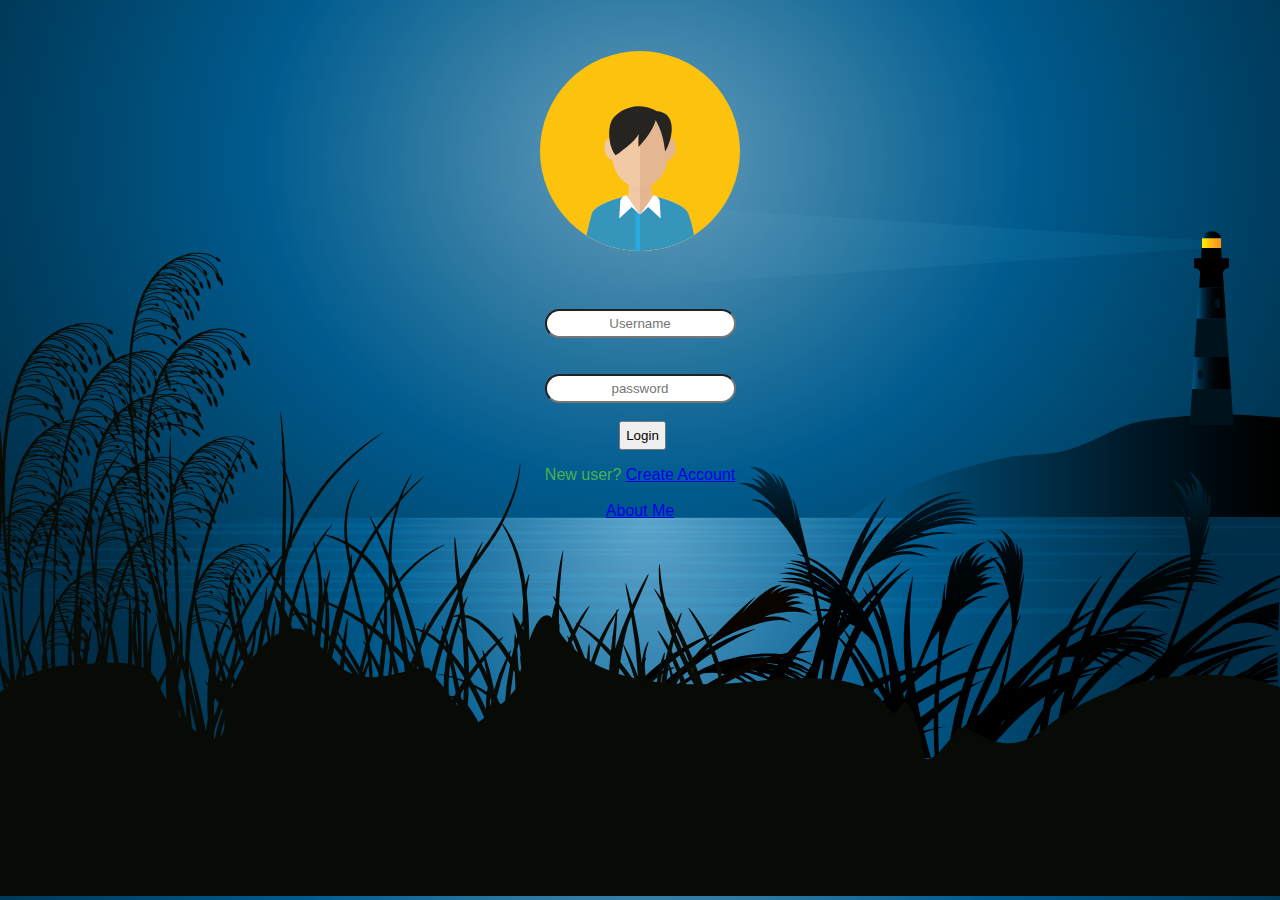
<file: LOGIN_FORM_1/index.html>
<!DOCTYPE html>
<html>
<head>
	<title> Login page</title>
	<link rel="stylesheet" type="text/css" href="login.css">
</head>
<body>
	<div class="loginbox">
        <div class="pro">
			<img src="pro.svg" width = "200px">
        </div>
	<form>

	<br/><br/><br/>
	<center><input type="loginbox" class="loginbox" placeholder="Username"  />
	 <br/><br/><br/>
	 <input type="password" class="password" placeholder="password" />
	 <br/><br/>
	 <input type="submit" name="" value="Login" class="login">
	 <p class = "msg">New user? <a href="newacc.html">Create Account <br/><br/><a   href="http://psathyanarayan.blogspot.com/"> About Me </a>
	 	
	 </a>
	 </p>
	</form>
	 </div>
	 

</body>
</html>
</file>
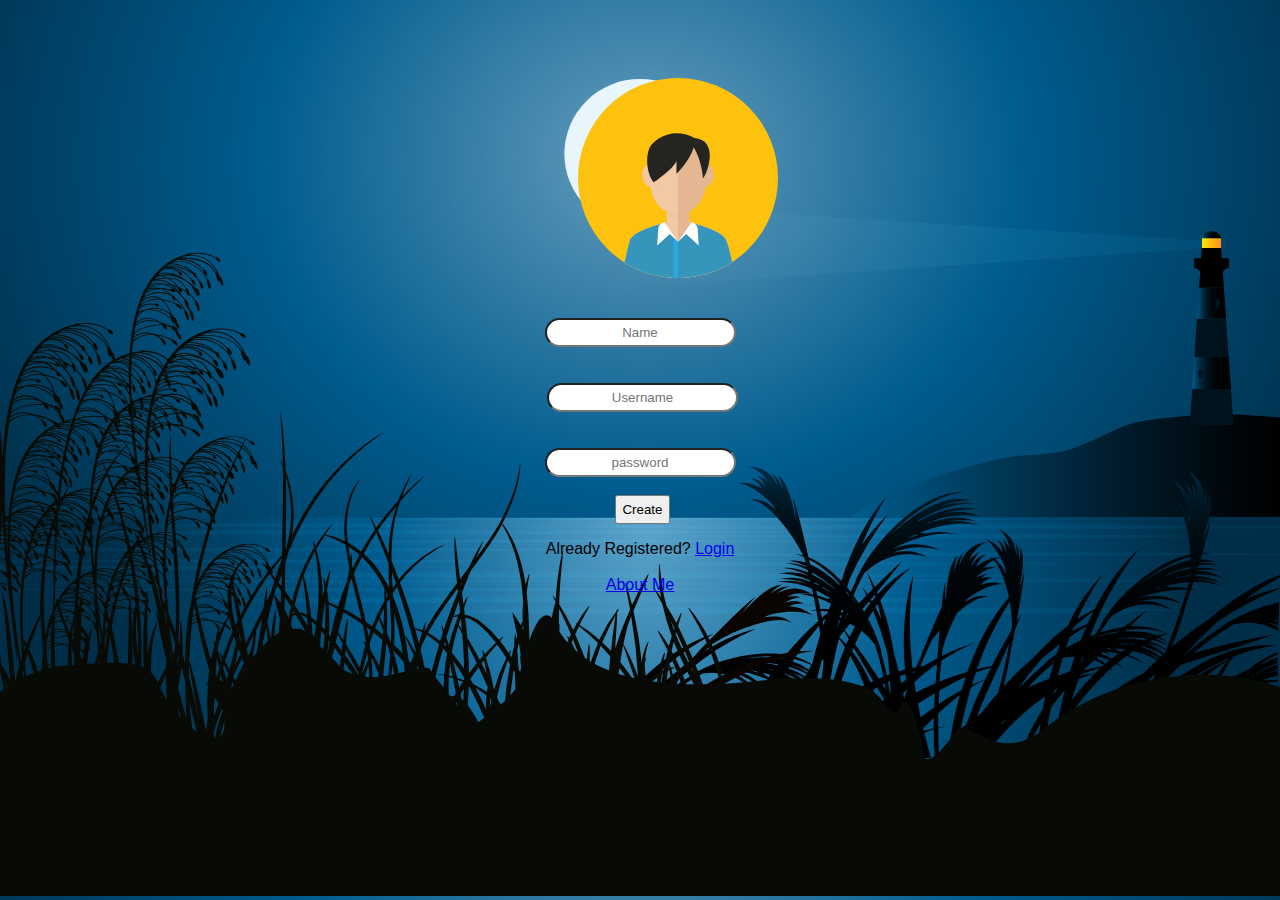
<file: LOGIN_FORM_1/newacc.html>
<!DOCTYPE html>
<html>
<head>
	<meta name="viwport" content="width=device-width , initial-scale=1.0">
	<title></title>
	<link rel="stylesheet" type="text/css" href="newacc.css">
	<div>
		<img src="pro1.svg" width="200" class="profile"/>
		<form>
			<br/><br/>
			<center><input type="text" class="name" placeholder="Name"  />
			<br/><br/><br/>
	<center><input type="loginbox" class="loginbox" placeholder="Username"  />
	 <br/><br/><br/>
	 <input type="password" class="password" placeholder="password" />
	 <br/><br/>
	 <input type="submit" name="" value="Create" class="create">
	 <p>Already Registered? <a href="index.html">Login <br/><br/><a   href="http://psathyanarayan.blogspot.com/" target="_blank"> About Me </a>
	 	
	 </a></a>
	 </p>
		</form>
	</div>
</head>
<body>

</body>
</html>
</file>
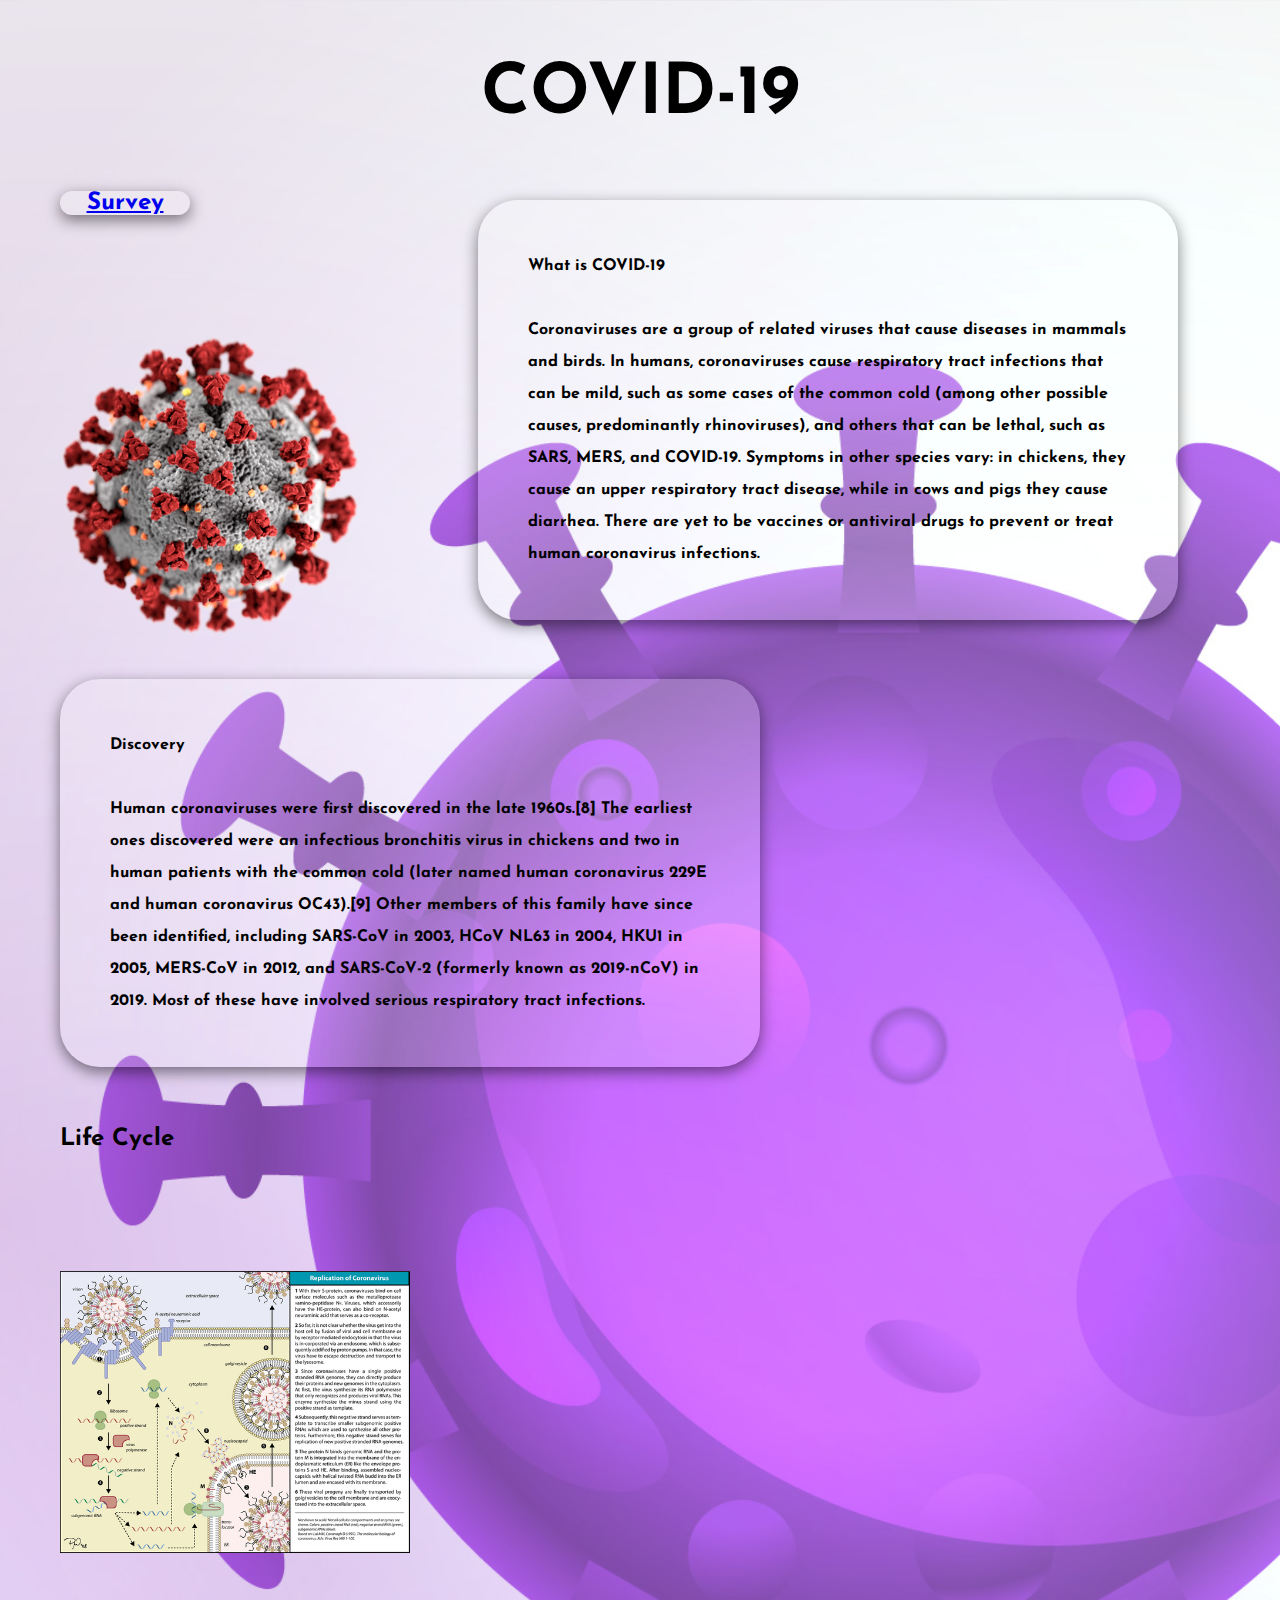
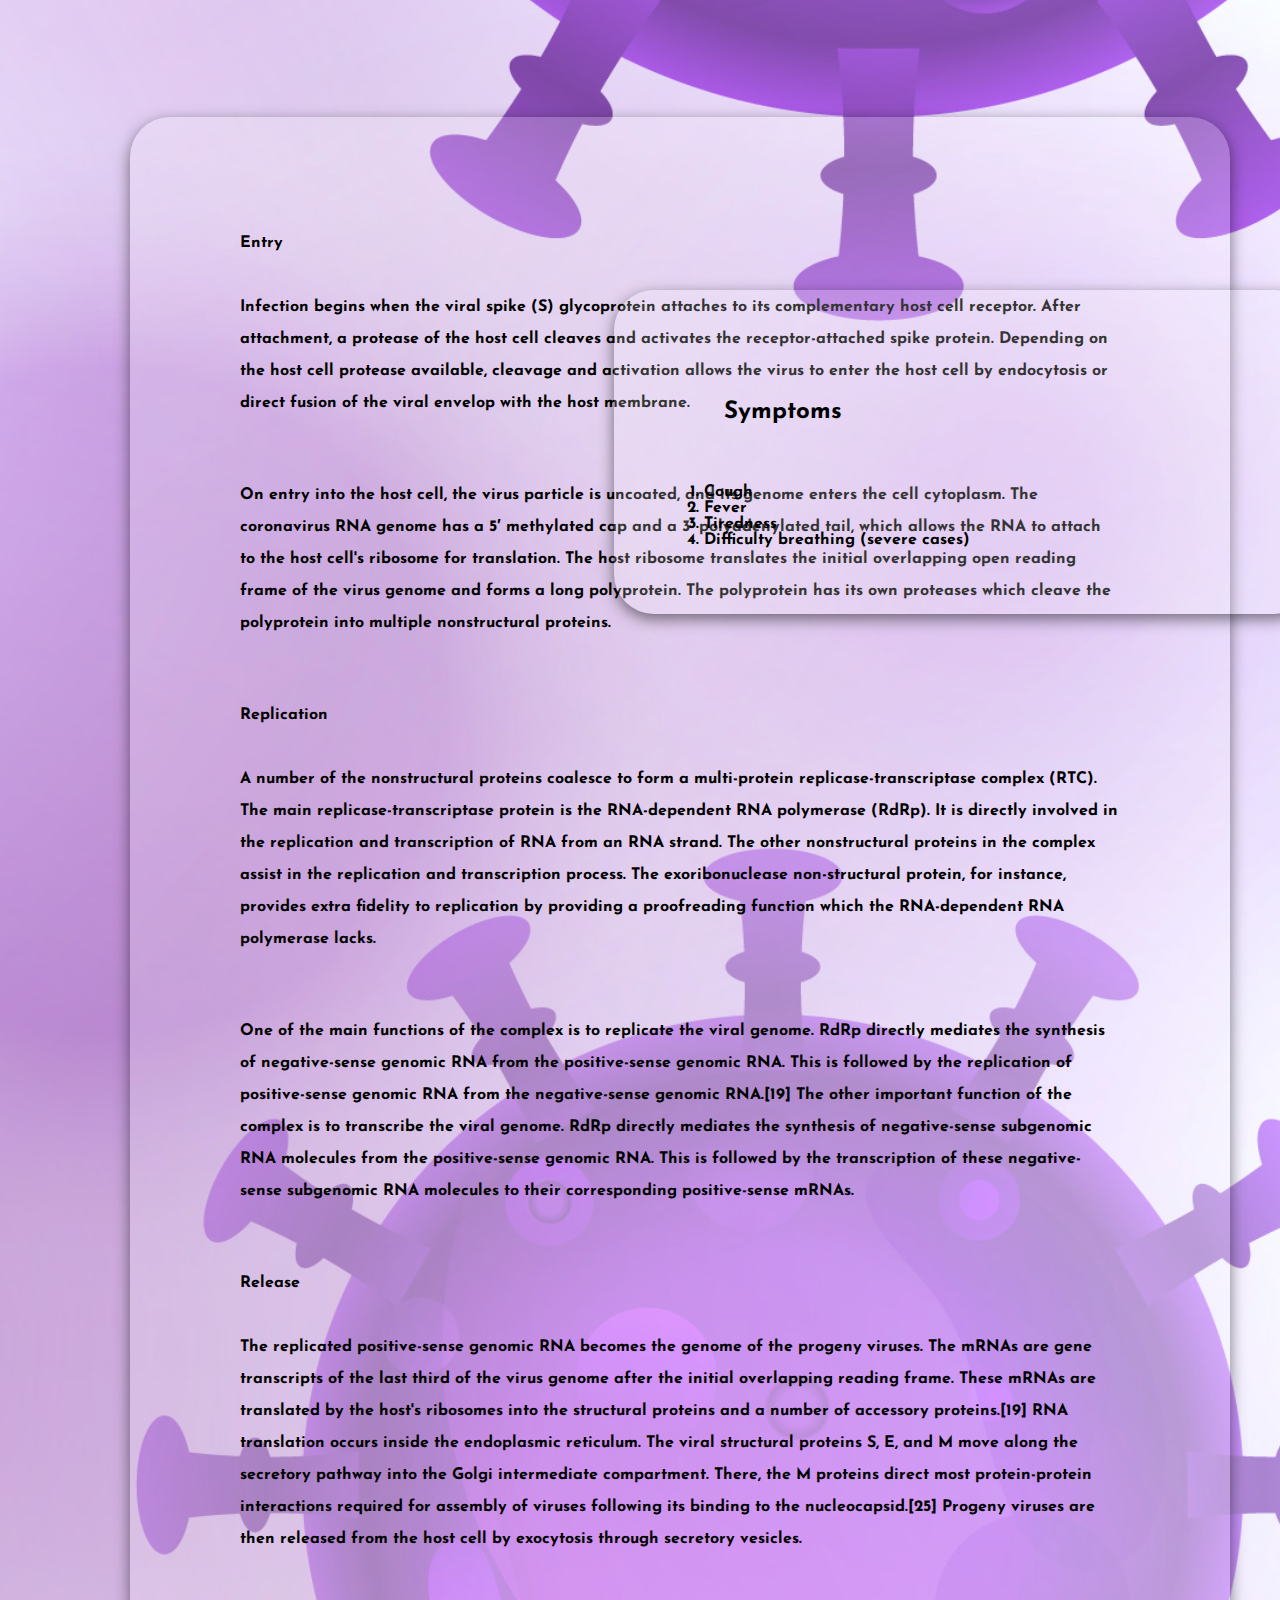
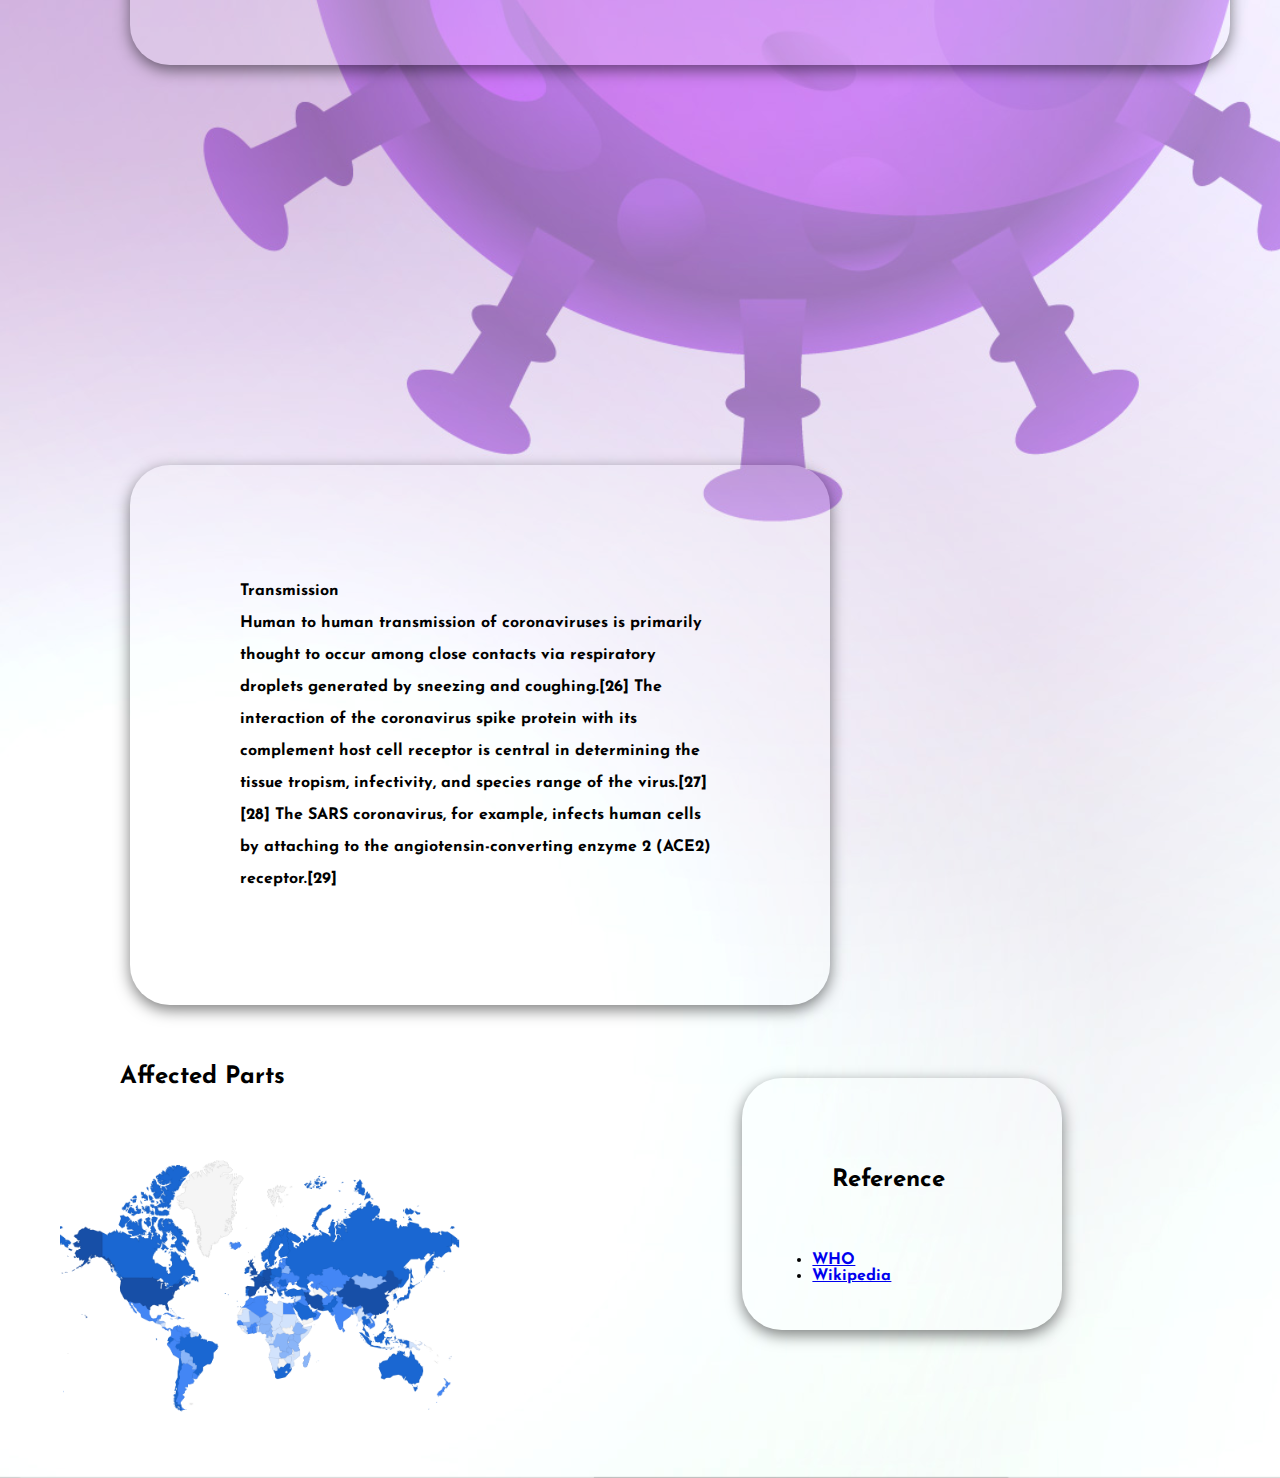
<file: Web_Challenges/Assignment2.html>
<!DOCTYPE html>
<html>
<head>
	<meta name="viwport" content="width=device-width , initial-scale=1.0">
	<title>COVID19</title>
	<link rel="stylesheet" type="text/css" href="project.css">
</head>
<body>
	<h1>COVID-19</h1>
	<p><a href = "./form.html" target="_blank" class="box"><h2 class="H2">Survey</h2></a></p>
	
	  <img src="covid.png" width = "300" class="img1">
	  <div id="what is covid-19" class="circle">
	      <p class="para">
	      	<strong>What is COVID-19<strong><br><br>
	      	Coronaviruses are a group of related viruses that cause diseases in mammals and birds. In humans, coronaviruses cause respiratory tract infections that can be mild, such as some cases of the common cold (among other possible causes, predominantly rhinoviruses), and others that can be lethal, such as SARS, MERS, and COVID-19. Symptoms in other species vary: in chickens, they cause an upper respiratory tract disease, while in cows and pigs they cause diarrhea. There are yet to be vaccines or antiviral drugs to prevent or treat human coronavirus infections.
	      </p>
	  </div>
	  <div id="discovery">
	        <p class="dis">
	        	<strong>Discovery</strong><br><br>
	        	Human coronaviruses were first discovered in the late 1960s.[8] The earliest ones discovered were an infectious bronchitis virus in chickens and two in human patients with the common cold (later named human coronavirus 229E and human coronavirus OC43).[9] Other members of this family have since been identified, including SARS-CoV in 2003, HCoV NL63 in 2004, HKU1 in 2005, MERS-CoV in 2012, and SARS-CoV-2 (formerly known as 2019-nCoV) in 2019. Most of these have involved serious respiratory tract infections.
          </p>
      </div>
      <div id=lifecycle>
      	  <h2>Life Cycle</h2>
      	    <img src="life.png" width="350" class="ls">
      	    <div class="lifestyle">
      	    <p><strong>Entry</strong><br><br>
      	    	Infection begins when the viral spike (S) glycoprotein attaches to its complementary host cell receptor. After attachment, a protease of the host cell cleaves and activates the receptor-attached spike protein. Depending on the host cell protease available, cleavage and activation allows the virus to enter the host cell by endocytosis or direct fusion of the viral envelop with the host membrane.
      	    </p>
            <p>
            	On entry into the host cell, the virus particle is uncoated, and its genome enters the cell cytoplasm. The coronavirus RNA genome has a 5′ methylated cap and a 3′ polyadenylated tail, which allows the RNA to attach to the host cell's ribosome for translation. The host ribosome translates the initial overlapping open reading frame of the virus genome and forms a long polyprotein. The polyprotein has its own proteases which cleave the polyprotein into multiple nonstructural proteins.
            </p>
            <p><strong>Replication</strong><br><br>
            	A number of the nonstructural proteins coalesce to form a multi-protein replicase-transcriptase complex (RTC). The main replicase-transcriptase protein is the RNA-dependent RNA polymerase (RdRp). It is directly involved in the replication and transcription of RNA from an RNA strand. The other nonstructural proteins in the complex assist in the replication and transcription process. The exoribonuclease non-structural protein, for instance, provides extra fidelity to replication by providing a proofreading function which the RNA-dependent RNA polymerase lacks.
            </p>	
            <p>
            	One of the main functions of the complex is to replicate the viral genome. RdRp directly mediates the synthesis of negative-sense genomic RNA from the positive-sense genomic RNA. This is followed by the replication of positive-sense genomic RNA from the negative-sense genomic RNA.[19] The other important function of the complex is to transcribe the viral genome. RdRp directly mediates the synthesis of negative-sense subgenomic RNA molecules from the positive-sense genomic RNA. This is followed by the transcription of these negative-sense subgenomic RNA molecules to their corresponding positive-sense mRNAs.
            </p>
            <p><strong>Release</strong><br><br>
            	The replicated positive-sense genomic RNA becomes the genome of the progeny viruses. The mRNAs are gene transcripts of the last third of the virus genome after the initial overlapping reading frame. These mRNAs are translated by the host's ribosomes into the structural proteins and a number of accessory proteins.[19] RNA translation occurs inside the endoplasmic reticulum. The viral structural proteins S, E, and M move along the secretory pathway into the Golgi intermediate compartment. There, the M proteins direct most protein-protein interactions required for assembly of viruses following its binding to the nucleocapsid.[25] Progeny viruses are then released from the host cell by exocytosis through secretory vesicles.
            </p>
        </div>
      </div>
      <div id=transmission class="transmission">
      	    <p>
      	    	<strong>Transmission</strong><br>
      	    	Human to human transmission of coronaviruses is primarily thought to occur among close contacts via respiratory droplets generated by sneezing and coughing.[26] The interaction of the coronavirus spike protein with its complement host cell receptor is central in determining the tissue tropism, infectivity, and species range of the virus.[27][28] The SARS coronavirus, for example, infects human cells by attaching to the angiotensin-converting enzyme 2 (ACE2) receptor.[29]
      	    </p>
      </div>
      <div id=symptoms class="symptoms">
      	<h2>Symptoms</h2>
      	  <ol>
      		  <li>Cough</li>
      		  <li>Fever</li>
      		  <li>Tiredness</li>
      		  <li>Difficulty breathing (severe cases)</li>
      	  </ol>	  
      </div>
      <div id = affectedregion class="reg">
      	<h2>Affected Parts</h2>
      	  <img src="index.png" width = "400">
      </div> 
      <div id="reference" class="ref">
        <h2>Reference</h2>
        <ul>
        	<li><a href="https://www.who.int/emergencies/diseases/novel-coronavirus-2019" target="_blank">WHO</a></li>
        	<li><a href="https://en.wikipedia.org/wiki/Coronavirus" target="_blank">Wikipedia</a></li>
        </ul>
      </div>   
</body>
</html>
</file>
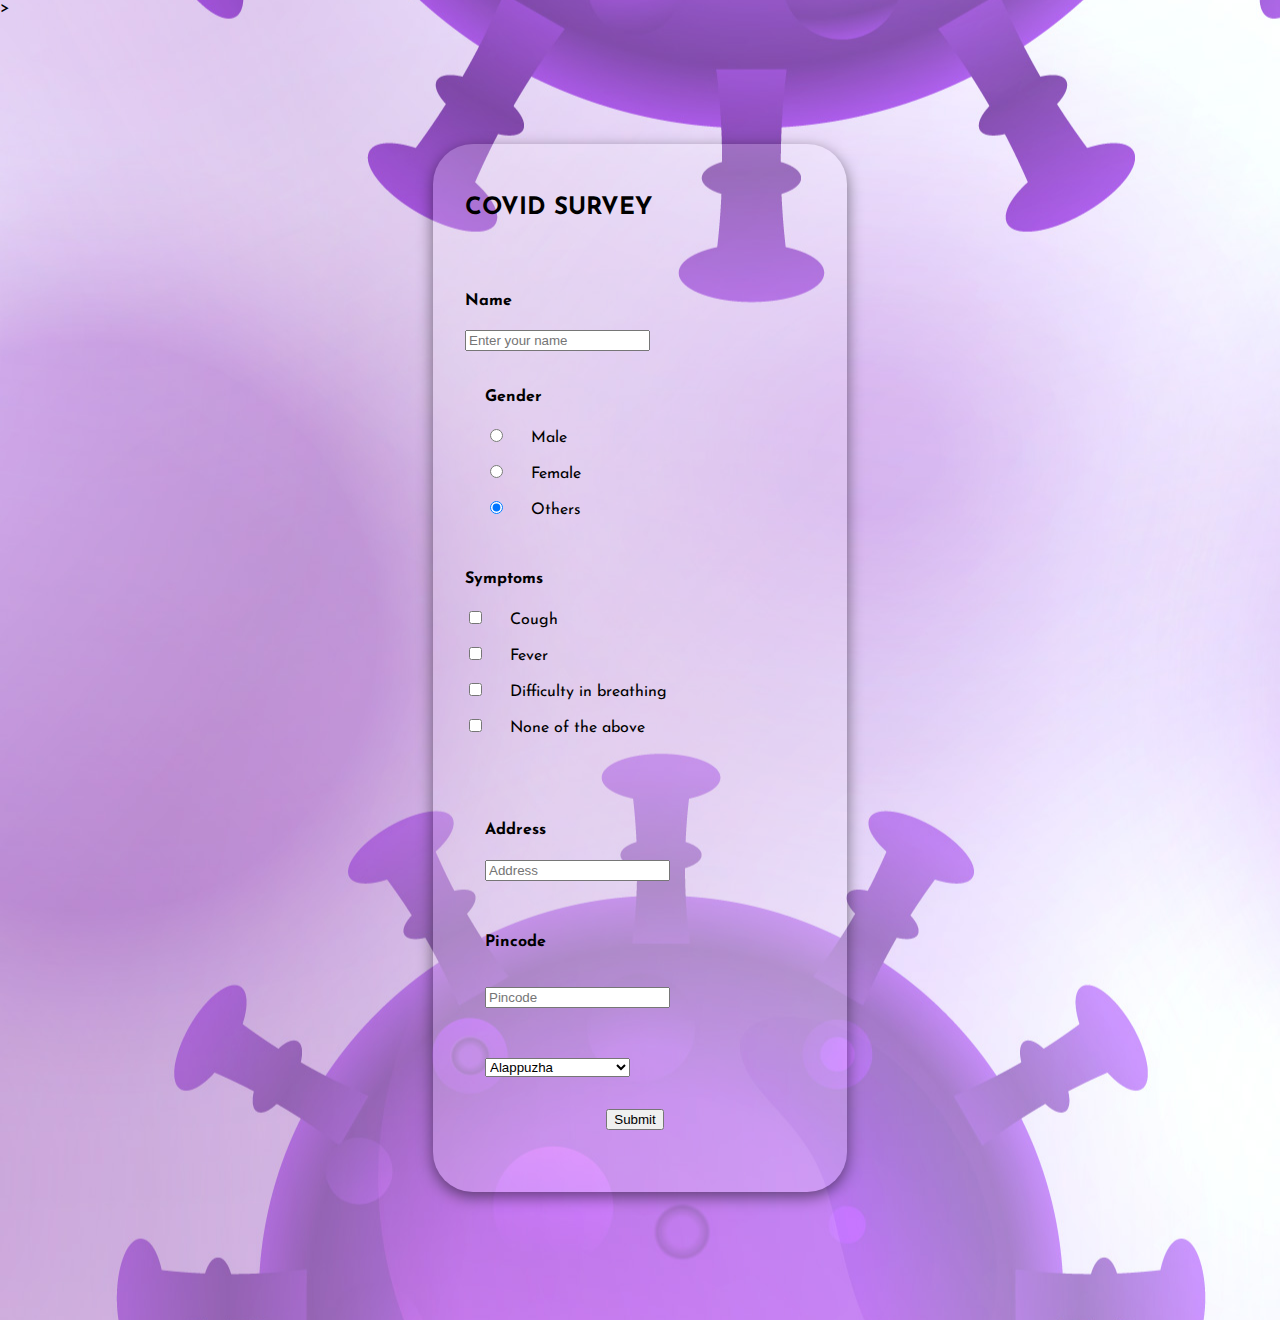
<file: Web_Challenges/form.html>
<!DOCTYPE html>
<html>
<head>
	<meta name="viwport" content="width=device-width , initial-scale=1.0">
	<meta charset="utf-8">
	<title>Survey Form</title>
	<link rel="stylesheet" type="text/css" href="form.css">
<script src="script.js"></script>>
</head>
<body>
	<div class="img"></div>
	<form action="responce.html" method="PASS">
	  <div class="contain">
		  <div  class="name">
		  	<h2>COVID SURVEY</h2><br><br>
		    <h4>Name</h4>
		    <input type="text1" name="Name" id="name" placeholder="Enter your name"><br><br>
		  </div>  
		  <div class="gender">
		    <h4>Gender</h4>
		    <input type="radio" name="gender" id = "gender"value="male" checked>
		    <label for="male" class="male">Male</label><br><br>
		    <input type="radio" name="gender" id="gender" value="female" checked>
		    <label for="female" class="female">Female</label><br><br>
		    <input type="radio" name="gender" id = "gender"value="others" checked>
		    <label for="others" class="oth">Others</label><br><br><br>
		  </div>
		  <div  class="checkbox">
		    <h4>Symptoms</h4>
		    <input type="checkbox" name="symptoms" id="cb1"  value="Cough" >
		    <label for="symptoms" class="oth">Cough</label><br><br>
		    <input type="checkbox" name="symptoms" id = "cb2"  value="Fever">
		    <label for="symptoms" class="oth">Fever</label><br><br>
		    <input type="checkbox" name="symptoms" id="cb3"  value="Difficulty in breathing">
		    <label for="symptoms" class="oth">Difficulty in breathing</label><br><br>
		    <input type="checkbox" name="symptoms" id="cb4"  value="None of the above">
		    <label for="symptoms" class="oth">None of the above</label><br><br>
		  </div>
		  <div class="addr">
			  <h4>Address</h4>
		    <input type="text2" name="Address" id="Address" placeholder ="Address"><br><br><br>
		    <h4>Pincode</h4><br>
		    <input type="number" name="Pincode" id="Pincode" placeholder="Pincode">
		  </div>
		  <div class="dropdown">
			<select id="list">
			  <option>Alappuzha</option>
			  <option>Ernakulam</option>
			  <option>Idukki</option>
			  <option>Kannur</option>
			  <option>Kasaragod</option>
			  <option>Kollam</option>
			  <option>Kottayam</option>
			  <option>Kozhikode</option>
			  <option>Malappuram</option>
			  <option>Palakkad</option>
			  <option>Pathanamthitta</option>
			  <option>Thiruvananthapuram</option>
			  <option>Thrissur</option>
			  <option>Wayanad</option>
			</select>  
		  </div>
		  <div id="submit" class="sub">
			<input type="button"  value="Submit" onclick="sub()">
		  </div>
		</div>  
	</form>

</body>
</html>
</file>
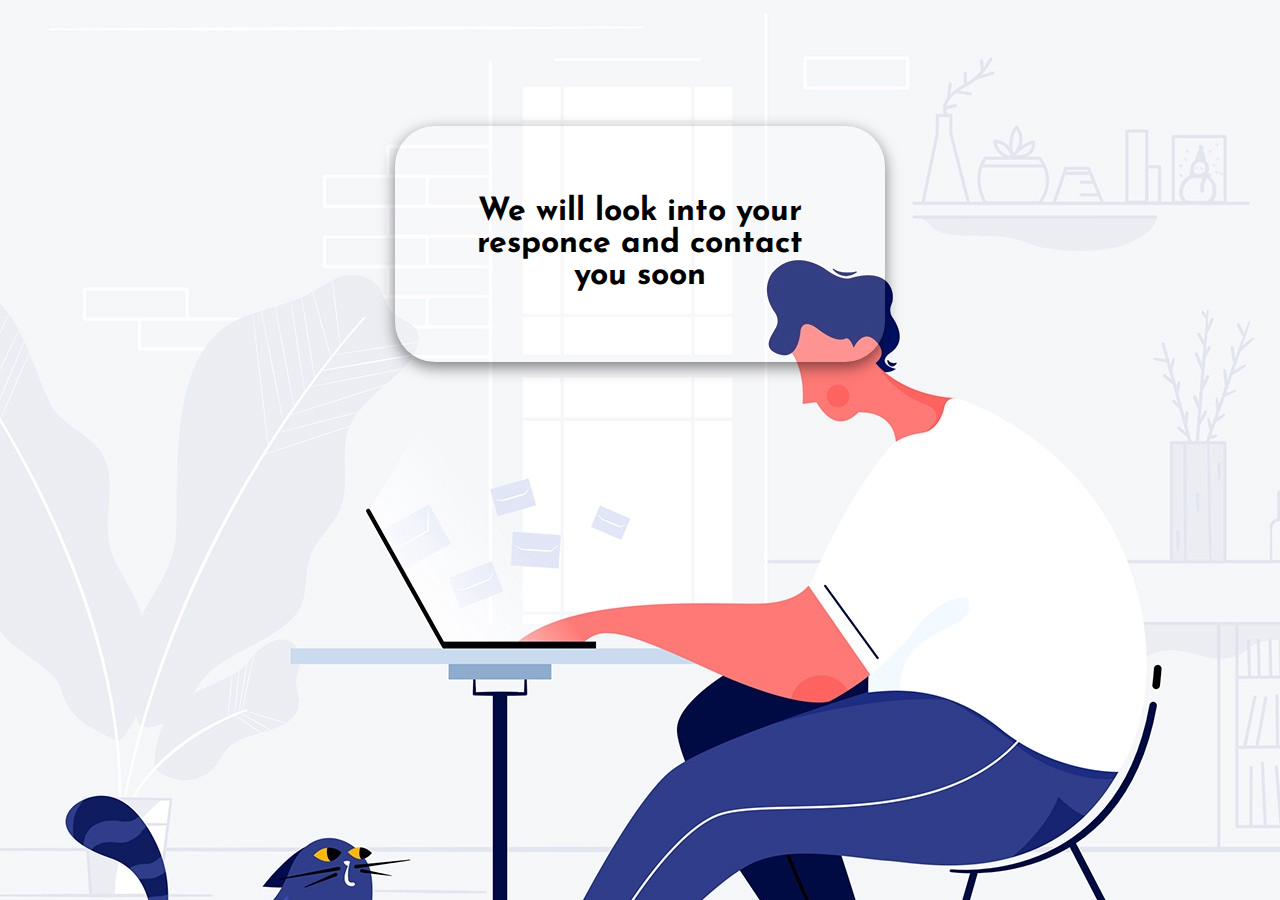
<file: Web_Challenges/responce.html>
<!DOCTYPE html>
<html>
<head>
	<title>Responce</title>
	<link rel="stylesheet" type="text/css" href="responce.css">
	<meta charset="utf-8">
</head>
<body>
	<h1>We will look into your responce and contact you soon</h1>

</body>
</html>
</file>
<file: LOGIN_FORM_1/login.css>
body{
	margin=0;
	padding: =0;
	background: url(pic.svg);
	background-size: cover;
	background-position: top;
	font-family: sans-serif;
	margin: left:100px;
}

.loginbox{

    padding: 5px;
    border-radius: 20px;
    text-align: center;
}
.pro{
  margin-top:3%;
}
.password{
	padding: 5px;
	border-radius: 20px;
	text-align: center;
}
.login{
	padding: 5px;
	margin-left: 5px;
	text-align: center;
	cursor: default;
}
.msg{
		color: #4CAF50;	
}
</file>
<file: LOGIN_FORM_1/newacc.css>
body{
	margin=0;
	padding: =0;
	background: url(pic.svg);
	background-size: cover;
	background-position: top;
	font-family: sans-serif; 
}
.profile{
	margin-left:570px;
	margin-top:70px;
	top: -50px;
	left: calc(50% - 50px);
	}
.password{
	padding: 5px;
	border-radius: 20px;
	text-align: center;
}
.name{
    padding: 5px;
	border-radius: 20px;
	text-align: center;
}
.loginbox{
	padding: 5px;
	margin-left: 5px;
	text-align: center;
border-radius: 20px;
	cursor: default;
}
.create{
    padding: 5px;
	margin-left: 5px;
	text-align: center;
	cursor: default;
}
</file>
<file: Web_Challenges/project.css>
@import url('https://fonts.googleapis.com/css2?family=Josefin+Sans&display=swap');
body{
	margin: 0;
	padding: 0;
	background: url(23912.jpg);
	background-size: cover;
	background-position: left;
	font-family: 'Josefin Sans', sans-serif ;

}
p{
	margin: 60px;
	line-height: 2em;
	
}
h1{

	margin: 60px;
	text-align: center;
	font-size:70px;
}
h2{
	margin: 60px;
}
.img1{
	margin: 60px;
	top: 40%;
}
.dis{
	margin: 60px;
}
.para{
	position: relative;
	margin-top: -500px;
	left: 418px;
	width: 600px;
	padding: 50px;
	background:rgba(255,255,255,.2);
	box-shadow: 0 5px 15px rgba(0,0,0,.5);
	border-radius: 40px;
}
.ls{
	margin: 60px;


}
.symptoms{
	padding: 30px;
	position: absolute;
	top: 210%;
	left: 48%;
	width: 600px;
	padding: 50px;
	background:rgba(255,255,255,.2);
	box-shadow: 0 5px 15px rgba(0,0,0,.5);
	border-radius: 40px;
}
.reg{
	 margin: 60px;

}
.ref{
	padding: 30px;
	position: absolute;
	margin-top: -400px;
	left: 58%;
	width: 260px;
	background:rgba(255,255,255,.2);
	box-shadow: 0 5px 15px rgba(0,0,0,.5);
	border-radius: 40px;
}

.box2{
	margin-top: 0px;
	margin-left: 50px;
	font-size: 15px;
	font-weight: 30px;
	padding: 50px;
	background:rgba(255,255,255,.2);
	box-shadow: 0 5px 15px rgba(0,0,0,.5);
	border-radius: 40px;
}
.H2{
	margin-top: 30px;
	background:rgba(255,255,255,.2);
	box-shadow: 0 5px 15px rgba(0,0,0,.5);
	border-radius: 40px;
	text-align: center;
	width: 130px;
	
}
.dis{
	position: relative;
	margin-top: -1px;
	margin-left: 60px;
	width: 600px;
	padding: 50px;
	background:rgba(255,255,255,.2);
	box-shadow: 0 5px 15px rgba(0,0,0,.5);
	border-radius: 40px;
}
.lifestyle{
	position: relative;
	margin-top: 100px;
	margin-left: 130px;
	width: 1000px;
	padding: 50px;
	background:rgba(255,255,255,.2);
	box-shadow: 0 5px 15px rgba(0,0,0,.5);
	border-radius: 40px;

}
.transmission{
	position: relative;
	margin-top: 400px;
	margin-left: 130px;
	width: 600px;
	padding: 50px;
	background:rgba(255,255,255,.2);
	box-shadow: 0 5px 15px rgba(0,0,0,.5);
	border-radius: 40px;
}
</file>
<file: Web_Challenges/form.css>
@import url('https://fonts.googleapis.com/css2?family=Josefin+Sans&display=swap');
body {
	margin: 0;
	background: url(23912.jpg);
	background-size: auto;
	background-position: left;
	font-family: 'Josefin Sans', sans-serif ;
}




.contain {

			max-width: 350px;
			width: 100%;
			padding: 2em;
			background:rgba(255,255,255,.2);
	        box-shadow: 0 5px 15px rgba(0,0,0,.5);
	        border-radius: 40px;
			margin: 10% auto;

}


.gender {
	margin-left: 20px;
	margin-top: 15px;
}
.addr{
	margin-left: 20px;
	margin-top: 70px;
}
.male{
	margin-left: 20px;
}
.female{
	margin-left: 20px;
}	
.oth{
	margin-left: 20px;
}
.cb{
	margin-left: 20px;
	margin-top: 15px;
}
.dropdown{
	margin-left: 20px;
	margin-top: 50px;
}
.sub{
	border:0;
	width: 80%;
	margin-top: 2px;
	padding: 30px;
	color: white;
	font-size: 1.2em;
	text-align: center;
	cursor: pointer;
}
</file>
<file: Web_Challenges/responce.css>
@import url('https://fonts.googleapis.com/css2?family=Josefin+Sans&display=swap');
body{
	margin 0;
	padding: 0;
	background:url(pic.jpeg);
	background-position: top;
	font-family: 'Josefin Sans', sans-serif ;
}
h1{
	text-align: center;
	padding: 70px;
	max-width: 350px;
	width: 100%;
	background:rgba(255,255,255,.2);
	box-shadow: 0 5px 15px rgba(0,0,0,.5);
	border-radius: 40px;
	margin: 10% auto;
}
</file>
